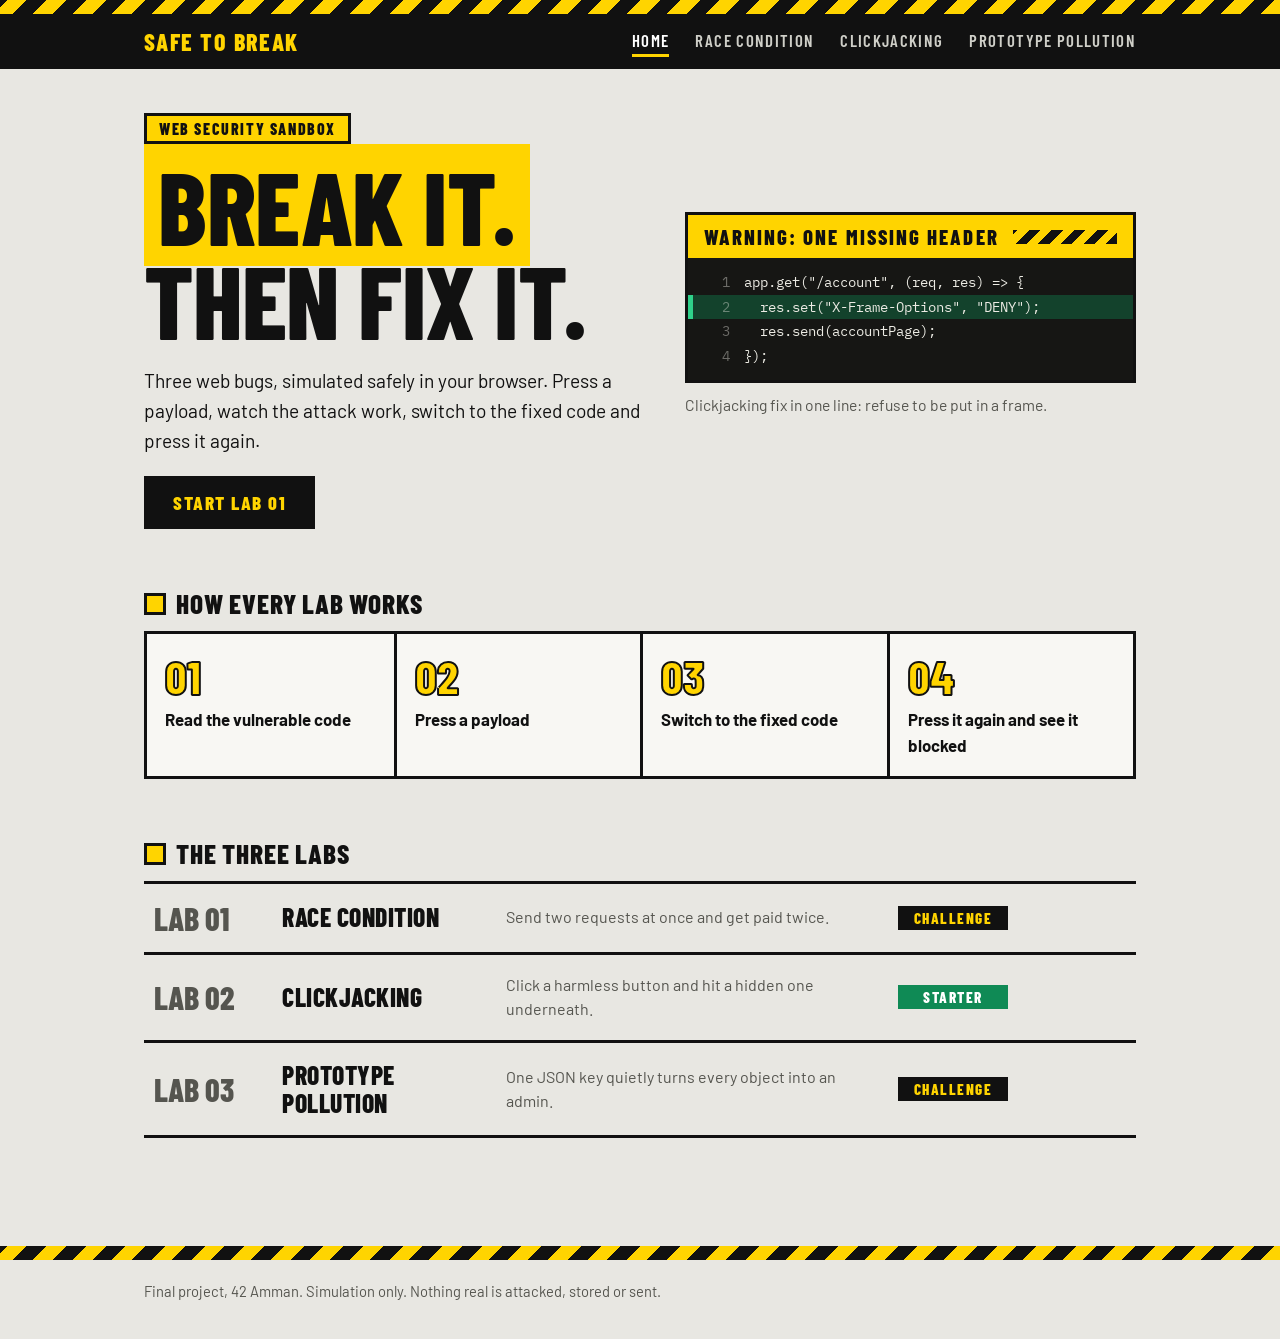
<file: index.html>
<!DOCTYPE html>
<html lang="en">
<head>
<meta charset="utf-8">
<meta name="viewport" content="width=device-width, initial-scale=1">
<title>Safe to break: web security labs</title>
<link rel="preconnect" href="https://fonts.googleapis.com">
<link href="https://fonts.googleapis.com/css2?family=Barlow:wght@400;600;700&family=Barlow+Condensed:wght@600;700;800&family=IBM+Plex+Mono:wght@400;600&display=swap" rel="stylesheet">
    <link rel="stylesheet" href="style.css">
    <script src="scripts.js" defer></script>
</head>
<body data-mode="vuln">
<div class="stripe"></div>
<header class="top"><div><a class="brand" href="homepage.html">Safe to break</a><a class="l" href="homepage.html" aria-current="page">Home</a><a class="l" href="race.html">Race condition</a><a class="l" href="click.html">Clickjacking</a><a class="l" href="proto.html">Prototype pollution</a></div></header>
<main class="page">
  <section class="hero">
    <div>
      <span class="plate">Web security sandbox</span>
      <h1><mark>Break it.</mark> Then fix it.</h1>
      <p class="lead">Three web bugs, simulated safely in your browser. Press a payload, watch the attack work, switch to the fixed code and press it again.</p>
      <a class="btn" href="race.html">Start Lab 01</a>
    </div>
    <div>
      <div class="code">
        <div class="banner warn">Warning: one missing header</div>
<pre><div data-n="1">app.get("/account", (req, res) => {</div><div class="add" data-n="2">  res.set("X-Frame-Options", "DENY");</div><div data-n="3">  res.send(accountPage);</div><div data-n="4">});</div></pre>
      </div>
      <p class="cap">Clickjacking fix in one line: refuse to be put in a frame.</p>
    </div>
  </section>

  <h2>How every lab works</h2>
  <ol class="steps">
    <li>Read the vulnerable code</li>
    <li>Press a payload</li>
    <li>Switch to the fixed code</li>
    <li>Press it again and see it blocked</li>
  </ol>

  <div class="prog"><h2>The three labs</h2><span class="meta" id="prog"></span></div>
  <div class="list">
    <a class="row" href="race.html" data-id="race"><span class="no">Lab 01</span><b>Race condition</b><span>Send two requests at once and get paid twice.</span><em class="lvl ch">Challenge</em></a>
    <a class="row" href="click.html" data-id="click"><span class="no">Lab 02</span><b>Clickjacking</b><span>Click a harmless button and hit a hidden one underneath.</span><em class="lvl">Starter</em></a>
    <a class="row" href="proto.html" data-id="proto"><span class="no">Lab 03</span><b>Prototype pollution</b><span>One JSON key quietly turns every object into an admin.</span><em class="lvl ch">Challenge</em></a>
  </div>
</main>
<div class="stripe"></div><p class="foot" style="margin-top:20px">Final project, 42 Amman. Simulation only. Nothing real is attacked, stored or sent.</p>
</body>
</html>
</file>
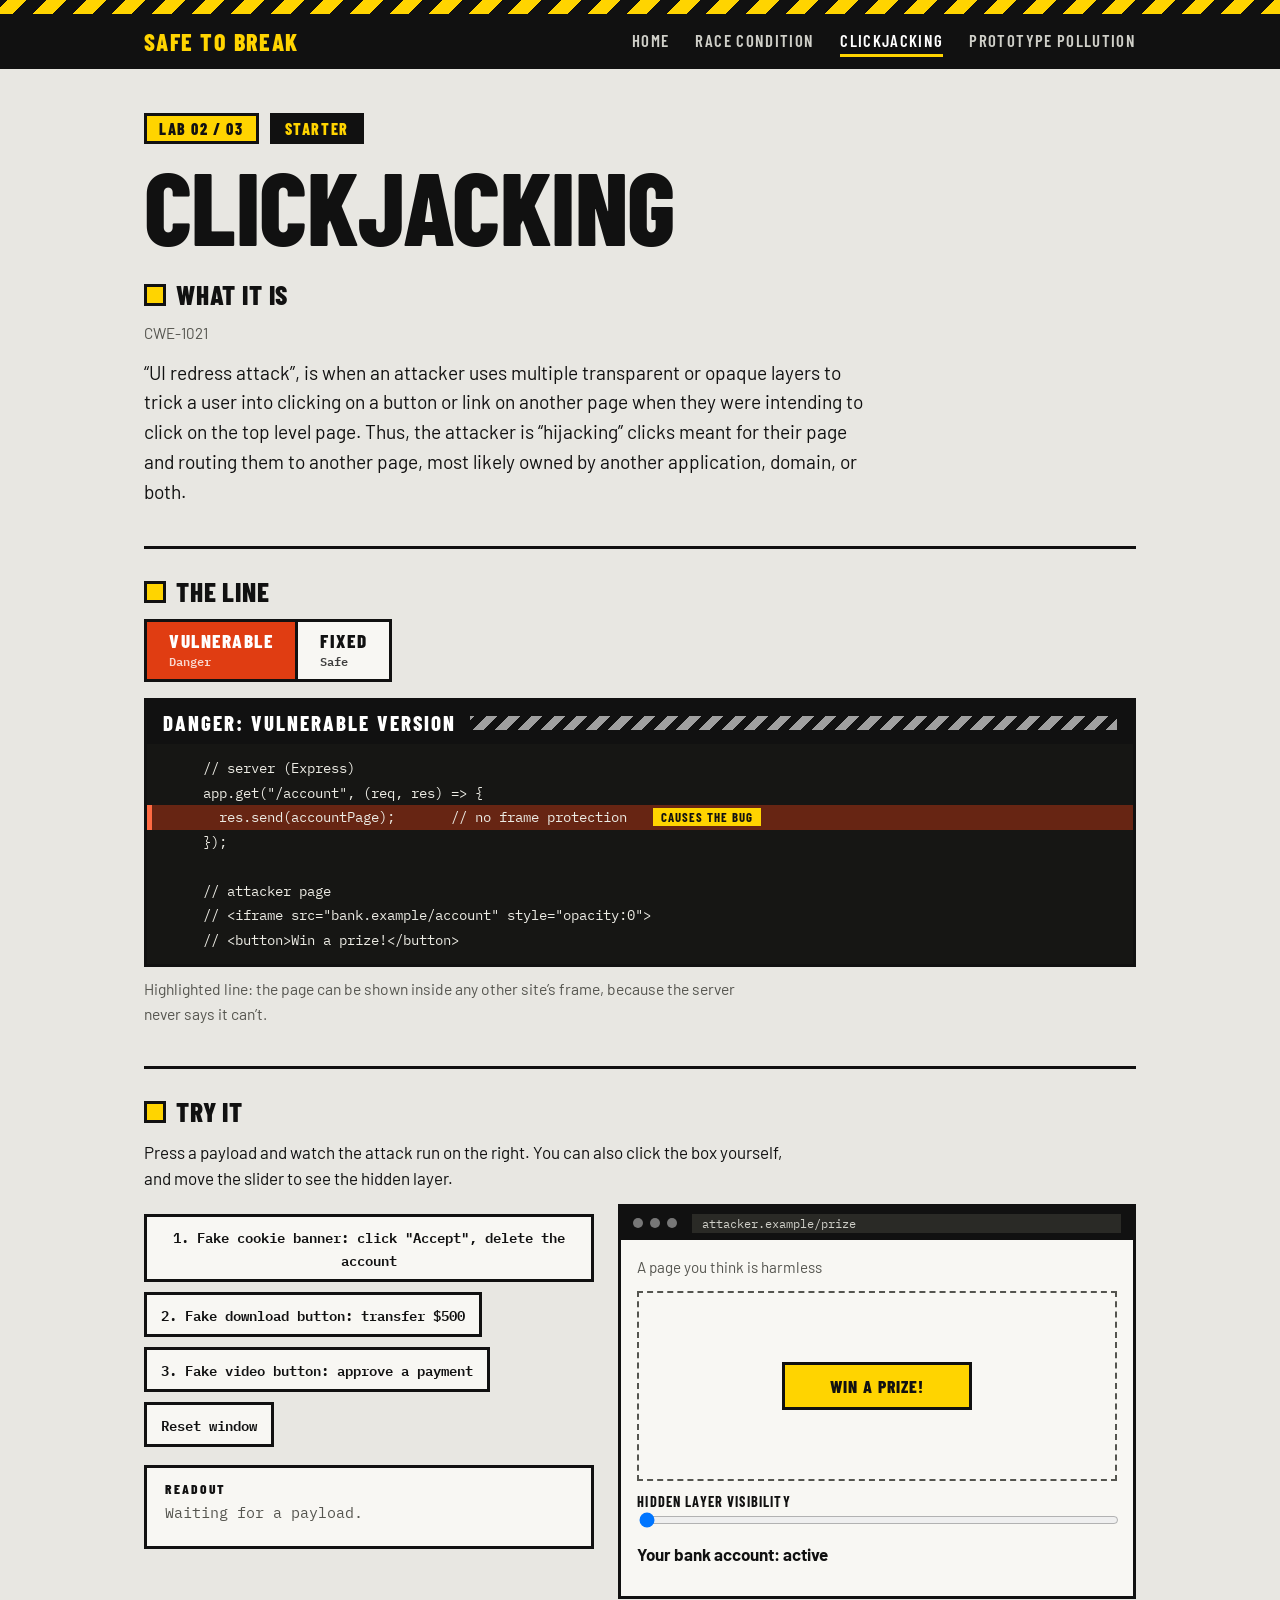
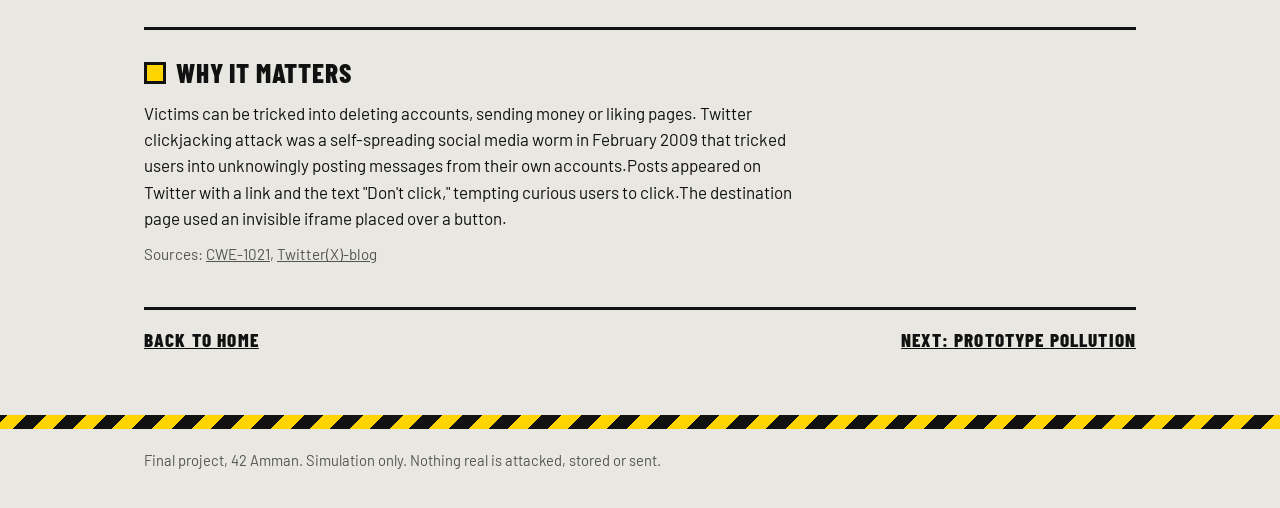
<file: click.html>
<!DOCTYPE html>
<html lang="en">
<head>
<meta charset="utf-8">
<meta name="viewport" content="width=device-width, initial-scale=1">
<title>Clickjacking lab | Safe to break</title>
<link rel="preconnect" href="https://fonts.googleapis.com">
<link href="https://fonts.googleapis.com/css2?family=Barlow:wght@400;600;700&family=Barlow+Condensed:wght@600;700;800&family=IBM+Plex+Mono:wght@400;600&display=swap" rel="stylesheet">
<link rel="stylesheet" href="style.css">
<script src="scripts.js" defer></script>
</head>
<body data-lab="click" data-mode="vuln">
<div class="stripe"></div>
<header class="top"><div>
  <a class="brand" href="index.html">Safe to break</a>
  <a class="l" href="index.html">Home</a>
  <a class="l" href="race.html">Race condition</a>
  <a class="l" href="click.html" aria-current="page">Clickjacking</a>
  <a class="l" href="proto.html">Prototype pollution</a>
</div></header>

<main class="page" id="lab">

  <!-- TITLE -->
  <div class="labhead">
    <span class="plate">Lab 02 / 03</span>
    <span class="plate dark">Starter</span>
    <h1>Clickjacking</h1>
  </div>

  <!-- 1. WHAT IT IS -->
  <section class="block first">
    <h2>What it is</h2>
    <p class="meta"><a link= "https://cwe.mitre.org/data/definitions/1021.html">CWE-1021</a> </p>
    <p class="lead"> “UI redress attack”, is when an attacker uses multiple transparent or opaque layers to trick a user into clicking on a button or link on another page when they were intending to click on the top level page. Thus, the attacker is “hijacking” clicks meant for their page and routing them to another page, most likely owned by another application, domain, or both.</p>
  </section>

  <!-- 2. THE LINE: switch + the two versions of the code -->
  <section class="block">
    <h2>The line</h2>

    <div class="seg">
      <button class="v" id="btn-vuln" aria-pressed="true">Vulnerable<small>Danger</small></button>
      <button class="f" id="btn-fixed" aria-pressed="false">Fixed<small>Safe</small></button>
    </div>

    <div class="code">
      <div class="banner" id="banner">Danger: vulnerable version</div>

      <!-- VULNERABLE CODE -->
      <pre id="code-vuln">
        <div>// server (Express)</div>
        <div>app.get("/account", (req, res) =&gt; {</div>
        <div class="hl">  res.send(accountPage);       // no frame protection <i>causes the bug</i></div>
        <div>});</div>
        <div>&nbsp;</div>
        <div>// attacker page</div>
        <div>// &lt;iframe src="bank.example/account" style="opacity:0"&gt;</div>
        <div>// &lt;button&gt;Win a prize!&lt;/button&gt;</div>
      </pre>

      <!-- FIXED CODE (hidden until the visitor presses "Fixed") -->
      <pre id="code-fixed" hidden>
        <div>// server (Express)</div>
        <div>app.get("/account", (req, res) =&gt; {</div>
        <div class="hl">  res.set("X-Frame-Options", "DENY");   // refuse frames <i>the fix</i></div>
        <div>  res.send(accountPage);</div>
        <div>});</div>
        <div>&nbsp;</div>
        <div>// attacker page</div>
        <div>// &lt;iframe src="bank.example/account" style="opacity:0"&gt;</div>
        <div>// &lt;button&gt;Win a prize!&lt;/button&gt;</div>
      </pre>
    </div>

    <p class="cap" id="why-vuln">Highlighted line: the page can be shown inside any other site’s frame, because the server never says it can’t.</p>
    <p class="cap" id="why-fixed" hidden>Highlighted line: this header tells the browser never to show the page in a frame. This demo simulates the browser’s reaction, because GitHub Pages cannot send real headers.</p>
  </section>

  <!-- 3. TRY IT: payload buttons + readout (left) and the attacker's website window (right) -->
  <section class="block">
    <h2>Try it</h2>
    <p id="hint">Press a payload and watch the attack run on the right. You can also click the box yourself, and move the slider to see the hidden layer.</p>

    <div class="try">

      <div>
        <div class="btns">
          <button id="p-cookie">1. Fake cookie banner: click "Accept", delete the account</button>
          <button id="p-download">2. Fake download button: transfer $500</button>
          <button id="p-video">3. Fake video button: approve a payment</button>
          <button id="reset">Reset window</button>
        </div>
        <div class="out" id="out">Waiting for a payload.</div>
      </div>

      <!-- the attacker's website, shown as a small browser window -->
      <div class="win">
        <div class="tb"><i></i><i></i><i></i><span>attacker.example/prize</span></div>
        <div class="body">
          <p class="meta">A page you think is harmless</p>

          <!-- the stage: three layers stacked on top of each other -->
          <div class="stage" id="stage">
            <!-- the fake mouse cursor that "clicks" for the victim -->
            <div class="cursor" id="cursor"></div>
            <!-- bottom layer: what you SEE -->
            <div class="layer">
              <button class="wbtn" id="prize">Win a prize!</button>
            </div>
            <!-- top layer, vulnerable version: the real bank page, invisible, on top of the prize button -->
            <div class="layer over" id="over-vuln">
              <span class="cap2">bank.example/account (hidden frame)</span>
              <button class="wbtn danger" id="delete">Delete my account</button>
            </div>
            <!-- top layer, fixed version: the browser refuses to show the bank page -->
            <div class="layer over" id="over-fixed" hidden>
              <span class="cap2 mid">bank.example refused to connect<br>X-Frame-Options: DENY</span>
            </div>
          </div>

          <label class="rng">Hidden layer visibility
            <input type="range" id="slider" min="0" max="100" value="0">
          </label>
          <p class="state" id="state">Your bank account: active</p>
        </div>
      </div>

    </div>
  </section>

  <!-- 4. WHY IT MATTERS -->
  <section class="block">
    <h2>Why it matters</h2>
    <p>Victims can be tricked into deleting accounts, sending money or liking pages.  Twitter clickjacking attack was a self-spreading social media worm in February 2009 that tricked users into unknowingly posting messages from their own accounts.Posts appeared on Twitter with a link and the text "Don't click," tempting curious users to click.The destination page used an invisible iframe placed over a button.</p>
    <p class="meta">Sources: <a href="https://cwe.mitre.org/data/definitions/1021.html">CWE-1021</a>, <a href= "https://blog.x.com/en/company/clickjacking-blocked">Twitter(X)-blog</a></p>
  </section>

  <div class="pager">
    <a href="index.html">Back to home</a>
    <a href="proto.html">Next: Prototype pollution</a>
  </div>

</main>

<div class="stripe"></div>
<p class="foot" style="margin-top:20px">Final project, 42 Amman. Simulation only. Nothing real is attacked, stored or sent.</p>

</body>
</html>
</file>
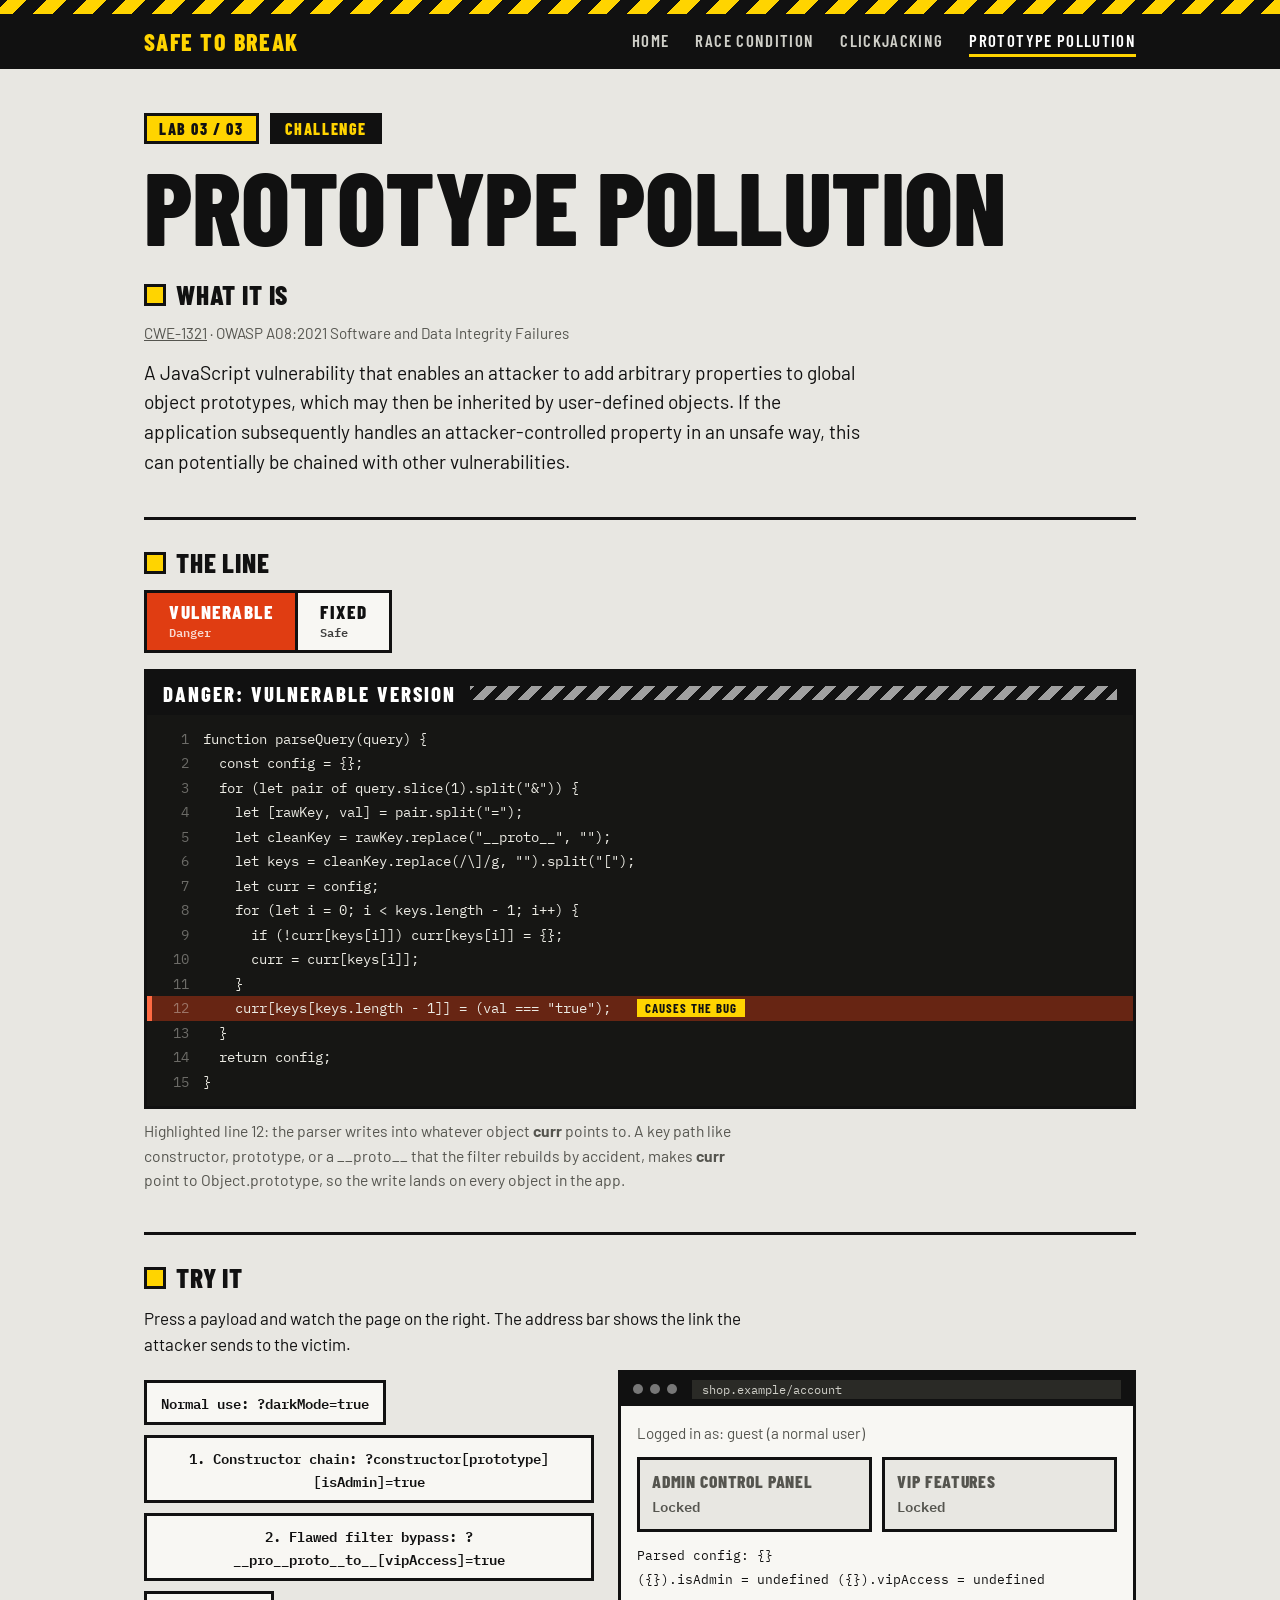
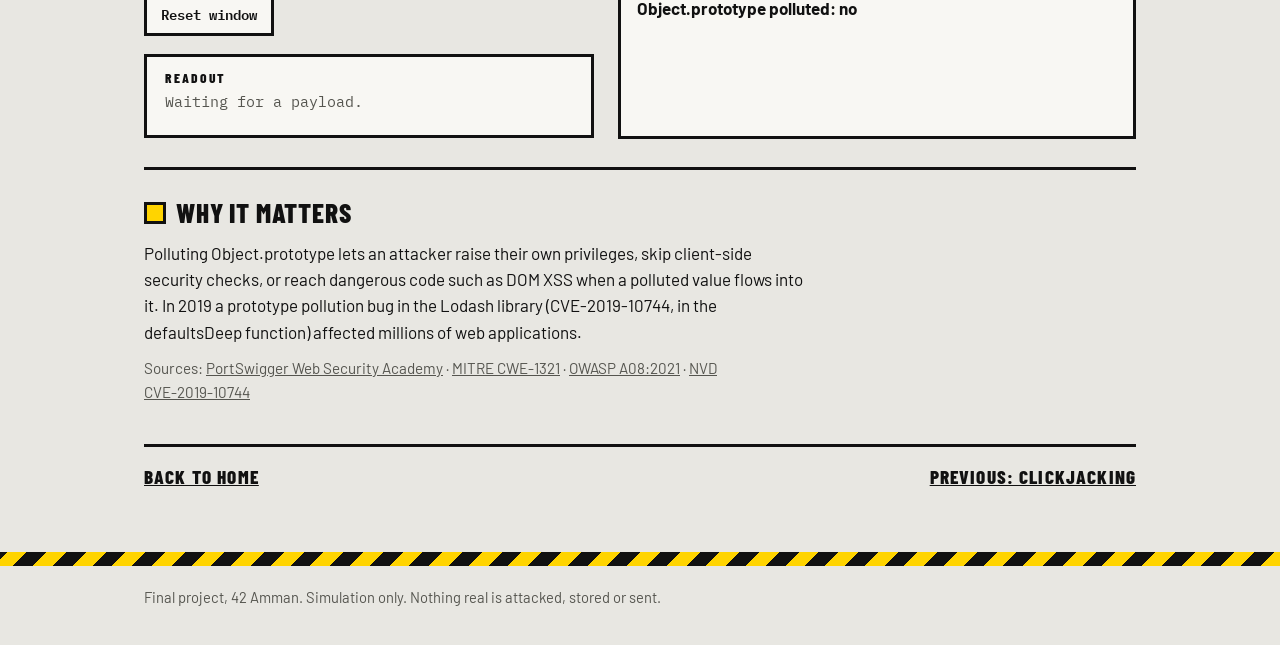
<file: proto.html>
<!DOCTYPE html>
<html lang="en">
<head>
<meta charset="utf-8">
<meta name="viewport" content="width=device-width, initial-scale=1">
<title>Prototype pollution lab | Safe to break</title>
<link rel="preconnect" href="https://fonts.googleapis.com">
<link href="https://fonts.googleapis.com/css2?family=Barlow:wght@400;600;700&family=Barlow+Condensed:wght@600;700;800&family=IBM+Plex+Mono:wght@400;600&display=swap" rel="stylesheet">
<link rel="stylesheet" href="style.css">
<script src="scripts.js" defer></script>
</head>
<body data-lab="proto" data-mode="vuln">
<div class="stripe"></div>
<header class="top"><div>
  <a class="brand" href="index.html">Safe to break</a>
  <a class="l" href="index.html">Home</a>
  <a class="l" href="race.html">Race condition</a>
  <a class="l" href="click.html">Clickjacking</a>
  <a class="l" href="proto.html" aria-current="page">Prototype pollution</a>
</div></header>

<main class="page" id="lab">

  <!-- TITLE -->
  <div class="labhead">
    <span class="plate">Lab 03 / 03</span>
    <span class="plate dark">Challenge</span>
    <h1>Prototype pollution</h1>
  </div>

  <!-- 1. WHAT IT IS -->
  <section class="block first">
    <h2>What it is</h2>
    <p class="meta"><a href="https://cwe.mitre.org/data/definitions/1321.html">CWE-1321</a> · OWASP A08:2021 Software and Data Integrity Failures</p>
    <p class="lead">A JavaScript vulnerability that enables an attacker to add arbitrary properties to global object prototypes, which may then be inherited by user-defined objects. If the application subsequently handles an attacker-controlled property in an unsafe way, this can potentially be chained with other vulnerabilities. </p>
  </section>

  <!-- 2. THE LINE: switch + the two versions of the code -->
  <section class="block">
    <h2>The line</h2>

    <div class="seg">
      <button class="v" id="btn-vuln" aria-pressed="true">Vulnerable<small>Danger</small></button>
      <button class="f" id="btn-fixed" aria-pressed="false">Fixed<small>Safe</small></button>
    </div>

    <div class="code">
      <div class="banner" id="banner">Danger: vulnerable version</div>

      <!-- VULNERABLE CODE -->
      <pre id="code-vuln">
        <div data-n="1">function parseQuery(query) {</div>
        <div data-n="2">  const config = {};</div>
        <div data-n="3">  for (let pair of query.slice(1).split("&amp;")) {</div>
        <div data-n="4">    let [rawKey, val] = pair.split("=");</div>
        <div data-n="5">    let cleanKey = rawKey.replace("__proto__", "");</div>
        <div data-n="6">    let keys = cleanKey.replace(/\]/g, "").split("[");</div>
        <div data-n="7">    let curr = config;</div>
        <div data-n="8">    for (let i = 0; i &lt; keys.length - 1; i++) {</div>
        <div data-n="9">      if (!curr[keys[i]]) curr[keys[i]] = {};</div>
        <div data-n="10">      curr = curr[keys[i]];</div>
        <div data-n="11">    }</div>
        <div class="hl" data-n="12">    curr[keys[keys.length - 1]] = (val === "true"); <i>causes the bug</i></div>
        <div data-n="13">  }</div>
        <div data-n="14">  return config;</div>
        <div data-n="15">}</div>
      </pre>

      <!-- FIXED CODE (hidden until the visitor presses "Fixed") -->
      <pre id="code-fixed" hidden>
        <div data-n="1">function parseQuerySafe(query) {</div>
        <div data-n="2">  const config = Object.create(null);</div>
        <div data-n="3">  const blocked = ["__proto__", "constructor", "prototype"];</div>
        <div data-n="4">  for (let pair of query.slice(1).split("&amp;")) {</div>
        <div data-n="5">    let [rawKey, val] = pair.split("=");</div>
        <div data-n="6">    let keys = rawKey.replace(/\]/g, "").split("[");</div>
        <div class="hl" data-n="7">    if (keys.some(k =&gt; blocked.includes(k))) continue; <i>the fix</i></div>
        <div data-n="8">    let curr = config;</div>
        <div data-n="9">    for (let i = 0; i &lt; keys.length - 1; i++) {</div>
        <div data-n="10">      if (!curr[keys[i]]) curr[keys[i]] = Object.create(null);</div>
        <div data-n="11">      curr = curr[keys[i]];</div>
        <div data-n="12">    }</div>
        <div data-n="13">    curr[keys[keys.length - 1]] = (val === "true");</div>
        <div data-n="14">  }</div>
        <div data-n="15">  return config;</div>
        <div data-n="16">}</div>
      </pre>
    </div>

    <p class="cap" id="why-vuln">Highlighted line 12: the parser writes into whatever object <b>curr</b> points to. A key path like constructor, prototype, or a __proto__ that the filter rebuilds by accident, makes <b>curr</b> point to Object.prototype, so the write lands on every object in the app.</p>
    <p class="cap" id="why-fixed" hidden>Highlighted line 7: any key named __proto__, constructor or prototype is skipped before anything is written. Object.create(null) also makes objects that have no prototype chain to pollute.</p>
  </section>

  <!-- 3. TRY IT: payload buttons + readout (left) and the victim's page window (right) -->
  <section class="block">
    <h2>Try it</h2>
    <p id="hint">Press a payload and watch the page on the right. The address bar shows the link the attacker sends to the victim.</p>

    <div class="try">

      <div>
        <div class="btns">
          <button id="p-normal">Normal use: ?darkMode=true</button>
          <button id="p-constructor">1. Constructor chain: ?constructor[prototype][isAdmin]=true</button>
          <button id="p-bypass">2. Flawed filter bypass: ?__pro__proto__to__[vipAccess]=true</button>
          <button id="reset">Reset window</button>
        </div>
        <div class="out" id="out">Waiting for a payload.</div>
      </div>

      <!-- the victim's website, shown as a small browser window -->
      <div class="win">
        <div class="tb"><i></i><i></i><i></i><span id="urlbar">shop.example/account</span></div>
        <div class="body">
          <p class="meta" id="who">Logged in as: guest (a normal user)</p>

          <div class="panels">
            <div class="panel" id="admin">
              <b>Admin control panel</b>
              <span id="admin-state">Locked</span>
            </div>
            <div class="panel" id="vip">
              <b>VIP features</b>
              <span id="vip-state">Locked</span>
            </div>
          </div>

          <p class="mono" id="cfg">Parsed config: {}</p>
          <p class="mono" id="chk">({}).isAdmin = undefined   ({}).vipAccess = undefined</p>
          <p class="state" id="state">Object.prototype polluted: no</p>
        </div>
      </div>

    </div>
  </section>

  <!-- 4. WHY IT MATTERS -->
  <section class="block">
    <h2>Why it matters</h2>
    <p>Polluting Object.prototype lets an attacker raise their own privileges, skip client-side security checks, or reach dangerous code such as DOM XSS when a polluted value flows into it. In 2019 a prototype pollution bug in the Lodash library (CVE-2019-10744, in the defaultsDeep function) affected millions of web applications.</p>
    <p class="meta">Sources:
      <a href="https://portswigger.net/web-security/prototype-pollution/client-side">PortSwigger Web Security Academy</a> ·
      <a href="https://cwe.mitre.org/data/definitions/1321.html">MITRE CWE-1321</a> ·
      <a href="https://owasp.org/Top10/A08_2021-Software_and_Data_Integrity_Failures/">OWASP A08:2021</a> ·
      <a href="https://nvd.nist.gov/vuln/detail/CVE-2019-10744">NVD CVE-2019-10744</a>
    </p>
  </section>

  <div class="pager">
    <a href="index.html">Back to home</a>
    <a href="click.html">Previous: Clickjacking</a>
  </div>

</main>

<div class="stripe"></div>
<p class="foot" style="margin-top:20px">Final project, 42 Amman. Simulation only. Nothing real is attacked, stored or sent.</p>

</body>
</html>
</file>
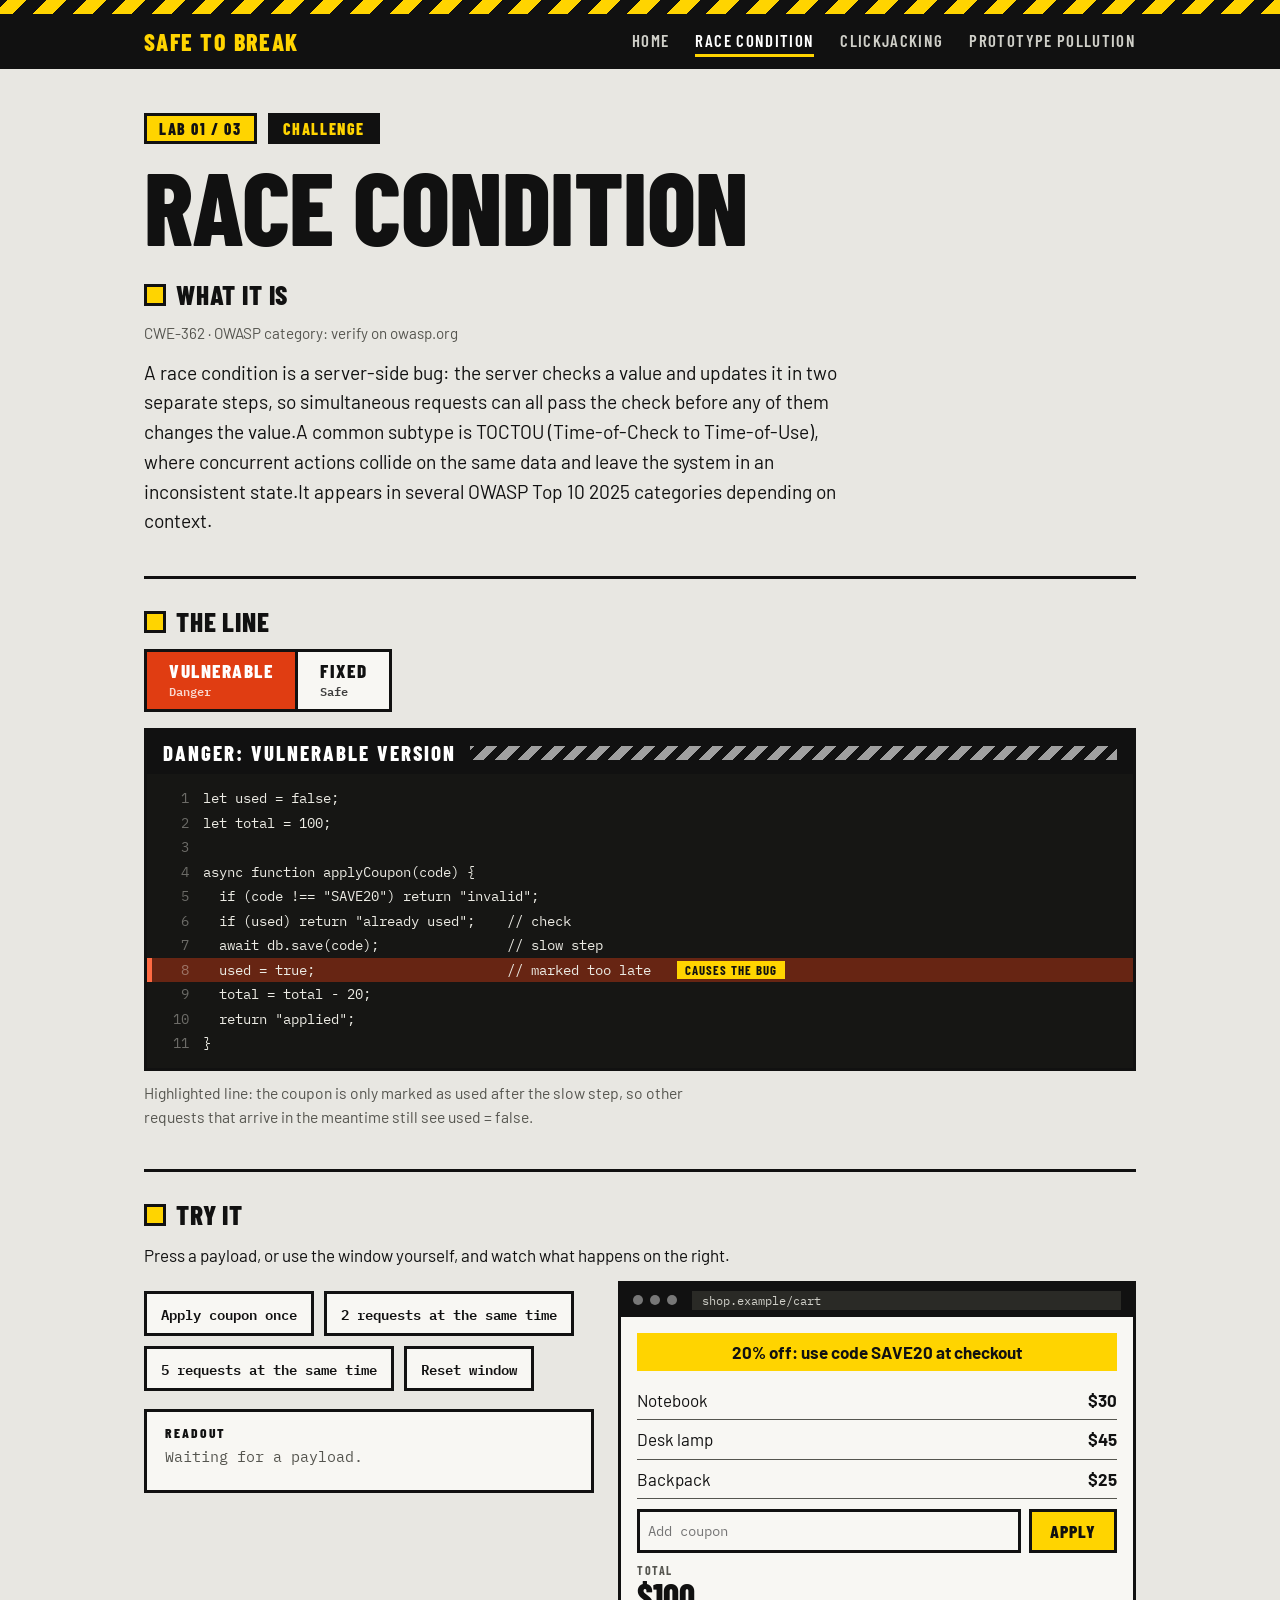
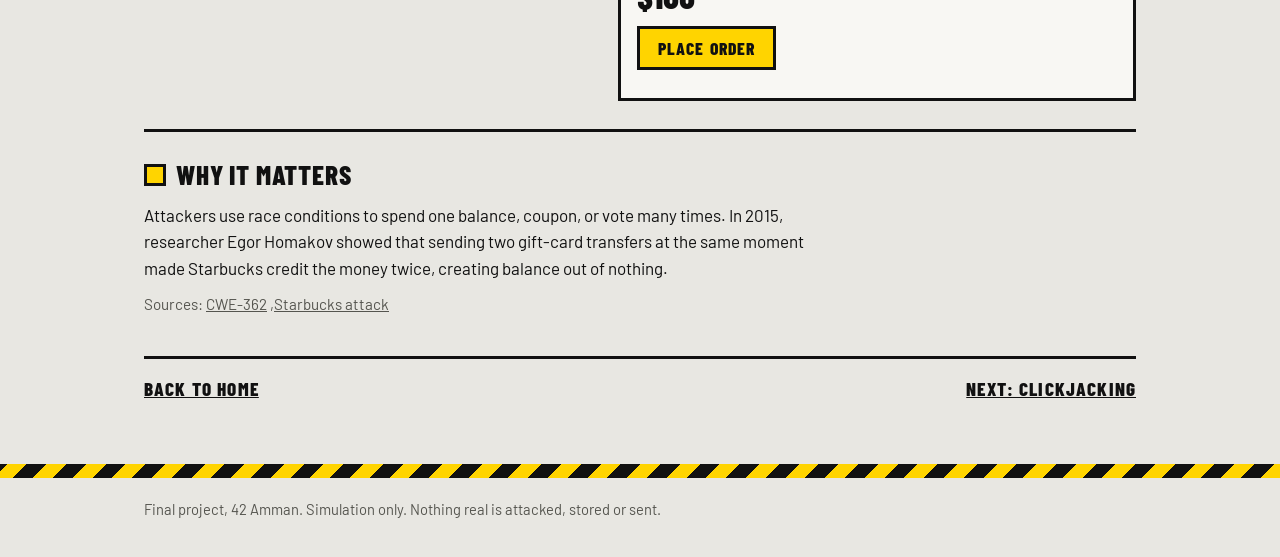
<file: race.html>
<!DOCTYPE html>
<html lang="en">
<head>
<meta charset="utf-8">
<meta name="viewport" content="width=device-width, initial-scale=1">
<title>Race condition lab | Safe to break</title>
<link rel="preconnect" href="https://fonts.googleapis.com">
<link href="https://fonts.googleapis.com/css2?family=Barlow:wght@400;600;700&family=Barlow+Condensed:wght@600;700;800&family=IBM+Plex+Mono:wght@400;600&display=swap" rel="stylesheet">
<link rel="stylesheet" href="style.css">
<script src="scripts.js" defer></script>
</head>
<body data-lab="race" data-mode="vuln">
<div class="stripe"></div>
<header class="top"><div>
  <a class="brand" href="index.html">Safe to break</a>
  <a class="l" href="index.html">Home</a>
  <a class="l" href="race.html" aria-current="page">Race condition</a>
  <a class="l" href="click.html">Clickjacking</a>
  <a class="l" href="proto.html">Prototype pollution</a>
</div></header>

<main class="page" id="lab">

  <!-- TITLE -->
  <div class="labhead">
    <span class="plate">Lab 01 / 03</span>
    <span class="plate dark">Challenge</span>
    <h1>Race condition</h1>
  </div>

  <!-- WHAT IT IS -->
  <section class="block first">
    <h2>What it is</h2>
    <p class="meta">CWE-362 · OWASP category: verify on owasp.org</p>
    <p class="lead">A race condition is a server-side bug: the server checks a value and updates it in two separate steps, so simultaneous requests can all pass the check before any of them changes the value.A common subtype is TOCTOU (Time-of-Check to Time-of-Use), where concurrent actions collide on the same data and leave the system in an inconsistent state.It appears in several OWASP Top 10 2025 categories depending on context.</p>
  </section>

  <!-- THE LINE: switch + the two versions of the code -->
  <section class="block">
    <h2>The line</h2>

    <div class="seg">
      <button class="v" id="btn-vuln" aria-pressed="true">Vulnerable<small>Danger</small></button>
      <button class="f" id="btn-fixed" aria-pressed="false">Fixed<small>Safe</small></button>
    </div>

    <div class="code">
      <div class="banner" id="banner">Danger: vulnerable version</div>

      <!-- VULNERABLE CODE  -->
      <pre id="code-vuln">
        <div data-n="1">let used = false;</div>
        <div data-n="2">let total = 100;</div>
        <div data-n="3">&nbsp;</div>
        <div data-n="4">async function applyCoupon(code) {</div>
        <div data-n="5">  if (code !== "SAVE20") return "invalid";</div>
        <div data-n="6">  if (used) return "already used";    // check</div>
        <div data-n="7">  await db.save(code);                // slow step</div>
        <div class="hl" data-n="8">  used = true;                        // marked too late <i>causes the bug</i></div>
        <div data-n="9">  total = total - 20;</div>
        <div data-n="10">  return "applied";</div>
        <div data-n="11">}</div>
      </pre>

      <!-- FIXED CODE (hidden until the visitor presses "Fixed") -->
      <pre id="code-fixed" hidden>
        <div data-n="1">let used = false;</div>
        <div data-n="2">let total = 100;</div>
        <div data-n="3">const lock = new Mutex();</div>
        <div data-n="4">&nbsp;</div>
        <div data-n="5">async function applyCoupon(code) {</div>
        <div class="hl" data-n="6">  return lock.run(async () =&gt; {       // one request at a time <i>the fix</i></div>
        <div data-n="7">    if (code !== "SAVE20") return "invalid";</div>
        <div data-n="8">    if (used) return "already used";</div>
        <div data-n="9">    used = true;                      // mark it first</div>
        <div data-n="10">    await db.save(code);</div>
        <div data-n="11">    total = total - 20;</div>
        <div data-n="12">    return "applied";</div>
        <div data-n="13">  });</div>
        <div data-n="14">}</div>
      </pre>
    </div>

    <p class="cap" id="why-vuln">Highlighted line: the coupon is only marked as used after the slow step, so other requests that arrive in the meantime still see used = false.</p>
    <p class="cap" id="why-fixed" hidden>Highlighted line: the lock makes the check and the update one step. The second request waits, then sees that the coupon is already used.</p>
  </section>

  <!--  TRY IT -->
  <section class="block">
    <h2>Try it</h2>
    <p id="hint">Press a payload, or use the window yourself, and watch what happens on the right.</p>

    <div class="try">

      <div>
        <div class="btns">
          <button data-count="1">Apply coupon once</button>
          <button data-count="2">2 requests at the same time</button>
          <button data-count="5">5 requests at the same time</button>
          <button id="reset">Reset window</button>
        </div>
        <div class="out" id="out">Waiting for a payload.</div>
      </div>

      <!-- the fake shop -->
      <div class="win">
        <div class="tb"><i></i><i></i><i></i><span>shop.example/cart</span></div>
        <div class="body">
          <div class="promo">20% off: use code SAVE20 at checkout</div>
          <ul class="cart">
            <li><span>Notebook</span><b>$30</b></li>
            <li><span>Desk lamp</span><b>$45</b></li>
            <li><span>Backpack</span><b>$25</b></li>
          </ul>
          <div class="coup">
            <input type="text" id="coupon" placeholder="Add coupon" aria-label="Coupon code" spellcheck="false">
            <button class="wbtn" id="apply">Apply</button>
          </div>
          <div class="disc" id="discounts"></div>
          <div class="stats">
            <div class="stat tot" id="total-box"><small>Total</small><b id="total">$100</b></div>
          </div>
          <button class="wbtn order" id="order">Place order</button>
          <ul class="log" id="log"></ul>
        </div>
      </div>

    </div>
  </section>

  <!--  WHY IT MATTERS -->
  <section class="block">
    <h2>Why it matters</h2>
    <p>Attackers use race conditions to spend one balance, coupon, or vote many times. In 2015, researcher Egor Homakov showed that sending two gift-card transfers at the same moment made Starbucks credit the money twice, creating balance out of nothing.</p>
    <p class="meta">Sources: <a href="https://community.owasp.org/pages/vulnerabilities/race_conditions">CWE-362</a> ,<a href="https://www.bbc.com/news/technology-32844123">Starbucks attack</a></p>
  </section>

  <div class="pager">
    <a href="index.html">Back to home</a>
    <a href="click.html">Next: Clickjacking</a>
  </div>

</main>

<div class="stripe"></div>
<p class="foot" style="margin-top:20px">Final project, 42 Amman. Simulation only. Nothing real is attacked, stored or sent.</p>

</body>
</html>
</file>
<file: style.css>
:root{
    --bg:#e8e7e2;
    --paper:#f8f7f3;
    --ink:#111;
    --mute:#55554f;
    --yel:#ffd400;
    --bad:#e03d12;
    --good:#0f8a55;
    --accent:var(--ink);
    --cond:"Barlow Condensed","Arial Narrow",sans-serif;
    --mono:"IBM Plex Mono",ui-monospace,Consolas,monospace
}

*{
    box-sizing:border-box
}
body{
    margin:0;
    background:var(--bg);
    color:var(--ink);
    font:17px/1.55 Barlow,system-ui,sans-serif
}

a{
    color:inherit
}
/*------------------------------NAVIGATION BAR------------------------------*/
/*STRIPES IN THE TOP OF THE PAGES */
.stripe{
    height:14px;
    background:repeating-linear-gradient(-45deg,var(--yel) 0 14px,#111 14px 28px)
}

/*NAVIGATION BAR CONTAINER*/
.top{
    background:#111;
    color:#fff
}

/*STYLE FOR DIV*/
.top div{
    max-width:1040px;
    margin:auto;
    padding:12px 24px;display:flex;
    gap:26px;
    align-items:center;
    flex-wrap:wrap
}

/*LOGO STYLE*/
.brand{
    font:800 1.5rem var(--cond);
    text-transform:uppercase;
    letter-spacing:.06em;
     color:var(--yel);
    text-decoration:none;
    margin-right:auto
}

/*STYLE FOR A*/
.top a.l{
    font:600 1.05rem var(--cond);
    text-transform:uppercase;
    letter-spacing:.08em;
    text-decoration:none;/*to remove the blue and underline for lins */
    color:#cfcfc8;
    padding:4px 0;
    border-bottom:3px solid transparent
}

/*HIGHLIGHT AND YELLOW LINE UNDER NAVIGATION BAR*/
.top a.l:hover,.top a.l[aria-current=page]{
    color:#fff;
    border-color:var(--yel)
}
/*------------------------------NAVIGATION BAR------------------------------*/

.page{
    max-width:1040px;
    margin:auto;
    padding:44px 24px 64px
}

/*------------------------------HEADER------------------------------*/
h1{
    font:800 clamp(3rem,9vw,6.4rem)/.92 var(--cond);
    text-transform:uppercase;
    letter-spacing:-.005em;
    margin:0 0 20px
}

/**/
mark{
    background:var(--yel);
    color:#111;
    padding:0 .14em;
    -webkit-box-decoration-break:clone;
    box-decoration-break:clone
}

h2{
    font:800 1.7rem/1.1 var(--cond);
    text-transform:uppercase;
    letter-spacing:.03em;
    margin:0 0 12px;display:flex;
    align-items:center;gap:10px
}

h2::before{
    content:"";
    width:16px;
    height:16px;
    background:var(--yel);
    border:3px solid #111;
    flex:none
}

p{
    margin:0 0 12px;
    max-width:66ch
}

/**/
.lead{
    font-size:1.2rem
}

.meta{
    color:var(--mute);
    font-size:.95rem
}

.plate{
    display:inline-block;
    background:var(--yel);
    border:3px solid #111;
    font:800 1rem var(--cond);
    text-transform:uppercase;
    letter-spacing:.1em;
    padding:3px 12px;
    margin:0 8px 14px 0
}

.plate.dark{
    background:#111;
    color:var(--yel)
}

.hero{
    display:grid;
    grid-template-columns:1.1fr 1fr;
    gap:44px;align-items:center;
    margin-bottom:60px
}

.btn{
    display:inline-block;
    background:#111;
    color:var(--yel);
    text-decoration:none;
    font:800 1.2rem var(--cond);
    text-transform:uppercase;
    letter-spacing:.08em;
    padding:12px 26px;
    border:3px solid #111;
    margin-top:8px
}

.btn:hover{
    background:var(--yel);
    color:#111
}
/*------------------------------HEADER------------------------------*/

.code{
    background:#161614;
    color:#ecebe4;
    border:3px solid #111
}

.banner{
    display:flex;
    align-items:center;
    gap:14px;padding:9px 16px;
    background:var(--accent);
    color:#fff;font:800 1.3rem var(--cond);
    text-transform:uppercase;
    letter-spacing:.1em
}

.banner::after{
    content:"";
    flex:1;
    height:14px;
    background:repeating-linear-gradient(-45deg,rgba(255,255,255,.6) 0 8px,transparent 8px 16px)
}

.banner.warn{
    background:var(--yel);
    color:#111
}

.banner.warn::after{
    background:repeating-linear-gradient(-45deg,#111 0 8px,transparent 8px 16px)
}

pre{
    margin:0;
    padding:12px 0;
    overflow-x:auto;
    font:14px/1.75 var(--mono)
}

pre div{
    padding:0 16px 0 0;
    white-space:pre
}

pre div::before{
    content:attr(data-n);
    display:inline-block;
    width:3em;text-align:right;
    margin-right:14px;
    opacity:.4
}

pre div.hl{
    background:rgba(224,61,18,.4);
    box-shadow:inset 5px 0 0 #ff6a42
}

body[data-mode=fixed] pre div.hl{
    background:rgba(15,138,85,.42);
    box-shadow:inset 5px 0 0 #2fd18a
}

pre div.add{
    background:rgba(15,138,85,.38);
    box-shadow:inset 5px 0 0 #2fd18a
}

pre div.del{
    background:rgba(224,61,18,.4);
    box-shadow:inset 5px 0 0 #ff6a42;
    text-decoration:line-through;
    text-decoration-color:rgba(255,255,255,.4)
}

pre div.hl i{
    font:700 .8rem var(--cond);
    text-transform:uppercase;
    letter-spacing:.08em;
    font-style:normal;
    margin-left:18px;
    padding:1px 8px;
    background:var(--yel);
    color:#111
}

.cap{
    color:var(--mute);
    margin-top:10px;
    font-size:.98rem
}

.steps{
    display:grid;
    grid-template-columns:repeat(4,1fr);
    gap:0;border:3px solid #111;
    background:var(--paper);
    margin:0 0 60px;padding:0;
    list-style:none;
    counter-reset:s
}

.steps li{
    padding:18px;
    border-left:3px solid #111;
    counter-increment:s;
    font-weight:700;
    font-size:1.05rem
}

.steps li:first-child{
    border-left:0
}

.steps li::before{
    content:"0" counter(s);
    display:block;
    font:800 3rem/1 var(--cond);
    color:var(--yel);
    -webkit-text-stroke:2px #111;
    margin-bottom:6px
}

.list{
    border-top:3px solid #111;
    margin-bottom:44px
}

.row{display:grid;
    grid-template-columns:110px 1.1fr 2fr 110px 100px;
    gap:18px;
    align-items:center;
    padding:18px 10px;
    border-bottom:3px solid #111;
    text-decoration:none
}

.row:hover{
    background:var(--yel)
}

.row .no{
    font:800 2rem/1 var(--cond);
    text-transform:uppercase
}

.row b{
    font:800 1.6rem/1.1 var(--cond);
    text-transform:uppercase;
    letter-spacing:.02em
}

.row span{
    color:var(--mute);
    font-size:1rem
}

.row:hover span{
    color:#111
}

.row em{
    font:800 .95rem var(--cond);
    font-style:normal;
    text-transform:uppercase;
    letter-spacing:.1em;
    text-align:center;
    padding:3px 8px;
    background:var(--good);
    color:#fff
}

.row em.ch{
    background:#111;
    color:var(--yel)
}
.row .st{
    font:800 1rem var(--cond);
    font-style:normal;
    text-transform:uppercase;
    letter-spacing:.08em;
    text-align:right;
    color:var(--mute)
}

.row .st.done{
    color:var(--good)
}

.row .st.half{
    color:var(--bad)
}

.row:hover .st{
    color:#111
}

.prog{
    display:flex;
    justify-content:space-between;
    align-items:baseline;
    gap:12px
}

.labhead{
    margin-bottom:10px
}

.block{
    padding:28px 0;
    border-top:3px solid #111
}

.block.first{
    border-top:0;
    padding-top:8px
}

.seg{
    display:inline-flex;
    border:3px solid #111;
    margin-bottom:16px;
    background:var(--paper)
}

.seg button{
    border:0;
    background:transparent;
    color:#111;
    padding:8px 22px;
    font:800 1.2rem var(--cond);
    text-transform:uppercase;
    letter-spacing:.08em;
    cursor:pointer;
    text-align:left;
    line-height:1.1
}

.seg button small{
    display:block;
    font:600 .75rem var(--mono);
    letter-spacing:0;
    text-transform:none;
    opacity:.8
}

.seg button+button{
    border-left:3px solid #111
}

.seg button[aria-pressed=true].v{
    background:var(--bad);
    color:#fff
}

.seg button[aria-pressed=true].f{
    background:var(--good);
    color:#fff
}

.btns{
    display:flex;
    gap:10px;
    flex-wrap:wrap;
    margin:10px 0 18px
}

.btns button{
    border:3px solid #111;
    background:var(--paper);
    color:#111;
    padding:8px 14px;
    font:600 13.5px var(--mono);
    cursor:pointer
}

.btns button:hover{
    background:var(--yel)
}

.btns button:active{
    transform:translateY(2px)
}

.out{
    border:3px solid #111;
    background:var(--paper);
    padding:12px 18px 14px;
    min-height:84px;
    color:var(--mute);
    font-family:var(--mono);
    font-size:.95rem
}

.out::before{
    content:"Readout";
    display:block;
    font:800 .85rem var(--cond);
    letter-spacing:.14em;
    text-transform:uppercase;
    color:#111;
    margin-bottom:4px
}

.out.bad{
    background:var(--bad);
    color:#fff;
    border-color:#111
}

.out.bad::before{
    color:var(--yel)
}

.out.good{
    background:var(--good);
    color:#fff
}

.out.good::before{
    color:#d9ffe9
}

.out b{
    display:block;
    font:800 1.3rem var(--cond);
    letter-spacing:.04em;
    text-transform:uppercase
}

.pager{
    display:flex;
    justify-content:space-between;
    gap:16px;
    border-top:3px solid #111;
    padding-top:18px;
    font:800 1.2rem var(--cond);
    text-transform:uppercase;
    letter-spacing:.06em
}

.foot{
    max-width:1040px;
    margin:auto;
    padding:0 24px 36px;
    color:var(--mute);
    font-size:.92rem
}

a:focus-visible,button:focus-visible{
    outline:4px solid #2a5bd7;
    outline-offset:3px
}

@media(max-width:800px){
    .hero{grid-template-columns:1fr}
    .steps{grid-template-columns:1fr 1fr}
    .steps li:nth-child(3){border-left:0}
    .steps li:nth-child(n+3){border-top:3px solid #111}
    .row{grid-template-columns:1fr;gap:6px}
    .row .st{text-align:left}}
@media(prefers-reduced-motion:reduce){*{transition:none!important}}

/*---------------------------------------------------RACE CONDITION --------------------------------------------------*/

/*LAYOUT: BUTTONS AND READOUT ON THE LEFT, FAKE SHOP WINDOW ON THE RIGHT*/
.try{
    display:grid;
    grid-template-columns:1fr 1.15fr;
    gap:24px;
    align-items:start
}


/*FAKE BROWSER WINDOW*/
.win{
    border:3px solid #111;
    background:var(--paper);
    min-width:0
}

.win .tb{
    display:flex;
    align-items:center;
    gap:7px;
    background:#111;
    color:#cfcfc8;
    padding:7px 12px;
    font:12px var(--mono)
}

.win .tb i{
    width:10px;
    height:10px;
    border-radius:50%;
    background:#777;
    flex:none
}

.win .tb span{
    flex:1;
    background:#2a2a26;
    padding:2px 10px;
    margin-left:8px;
    overflow:hidden;
    text-overflow:ellipsis;
    white-space:nowrap
}

.win .body{
    padding:16px;
    min-height:330px
}


/*NUMBERS (BALANCE / TOTAL) AND WINDOW BUTTONS*/
.stats{
    display:flex;
    gap:22px;
    flex-wrap:wrap;
    margin:8px 0 12px
}

.stat small{
    display:block;
    font:700 .75rem var(--cond);
    text-transform:uppercase;
    letter-spacing:.12em;
    color:var(--mute)
}

.stat b{
    font:800 2.2rem/1.05 var(--cond);
    display:block
}

.stat.alert b{
    color:var(--bad)
}

.wbtn{
    border:3px solid #111;
    background:var(--yel);
    color:#111;
    font:800 1.1rem var(--cond);
    text-transform:uppercase;
    letter-spacing:.06em;
    padding:8px 18px;
    cursor:pointer
}

.wbtn:active{
    transform:translateY(2px)
}

.wbtn.danger{
    background:var(--bad);
    color:#fff
}


/*REQUEST LOG UNDER THE CART*/
.log{
    font:12.5px/1.5 var(--mono);
    margin:12px 0 0;
    padding:0;
    list-style:none;
    max-height:150px;
    overflow:auto
}

.log li{
    padding:3px 0;
    border-top:1px dashed var(--mute)
}


/*SHOP: PROMO BANNER, CART ITEMS, COUPON BOX, DISCOUNT LINES*/
.promo{
    background:var(--yel);
    color:#111;
    font-weight:700;
    padding:6px 10px;
    margin-bottom:10px;
    text-align:center
}

.cart{
    list-style:none;
    margin:0 0 10px;
    padding:0
}

.cart li{
    display:flex;
    justify-content:space-between;
    padding:6px 0;
    border-bottom:1px solid var(--mute)
}

.coup{
    display:flex;
    gap:8px;
    margin:10px 0
}

.coup input{
    flex:1;
    min-width:0;
    font:14px var(--mono);
    padding:8px;
    border:3px solid #111;
    background:var(--paper);
    color:var(--ink)
}

.disc div{
    color:var(--good);
    font-weight:700
}

.disc.alert div{
    color:var(--bad)
}


/*ON SMALL SCREENS: PUT THE WINDOW UNDER THE BUTTONS*/
@media(max-width:800px){
    .try{grid-template-columns:1fr}
}

/*ALLOWS THE CODE LINES IN THE HTML TO BE WRITTEN ON SEPARATE LINES WITHOUT EXTRA BLANK LINES*/
pre{
    white-space:normal
}
/*------------------------------CLICKJACKING WINDOW (paste at the end of your CSS)------------------------------*/
/* This lab also uses the window styles from the race page (.try, .win, .tb, .body, .wbtn, .wbtn.danger),
   so those must already be in your CSS. Only the NEW parts are here. */

/*ELEMENTS WITH THE "hidden" ATTRIBUTE MUST REALLY DISAPPEAR (even if a class gives them display:grid)*/
[hidden]{
    display:none !important
}

/*THE STAGE: the area where the attacker page and the hidden bank page are stacked*/
.stage{
    position:relative;
    height:190px;
    border:2px dashed var(--mute);
    margin:8px 0 12px
}

/*EVERY LAYER COVERS THE WHOLE STAGE, WITH ITS BUTTON IN THE MIDDLE*/
.stage .layer{
    position:absolute;
    inset:0;
    display:grid;
    place-items:center
}

/*BOTH BUTTONS HAVE THE SAME SIZE, SO THE HIDDEN ONE SITS EXACTLY ON THE PRIZE BUTTON*/
.stage .wbtn{
    width:190px;
    height:48px;
    padding:0
}

/*THE HIDDEN LAYER: invisible at first (opacity 0). The slider changes the opacity*/
.over{
    opacity:0;
    background:#fff
}

/*SMALL LABEL AT THE TOP OF THE HIDDEN LAYER*/
.over .cap2{
    position:absolute;
    top:8px;
    left:10px;
    font:11px var(--mono);
    color:#111
}

/*THE "REFUSED TO CONNECT" TEXT IS CENTERED*/
.over .mid{
    top:50%;
    left:0;
    right:0;
    transform:translateY(-50%);
    text-align:center
}

/*FIXED VERSION: the layer is empty, so clicks go through it to the prize button underneath*/
#over-fixed{
    pointer-events:none
}

/*THE SLIDER AND ITS LABEL*/
.rng{
    display:block;
    font:700 .9rem var(--cond);
    text-transform:uppercase;
    letter-spacing:.08em;
    margin:6px 0 10px
}

.rng input[type=range]{
    width:100%
}

/*THE BANK ACCOUNT STATUS TEXT UNDER THE STAGE*/
.state{
    font-weight:700
}

.state.deleted{
    color:var(--bad)
}

/*------------------------------CLICKJACKING PAYLOADS (add under your clickjacking CSS)------------------------------*/

/*PAYLOAD 2 (UI REDRESSING): the hidden button grows to cover the WHOLE stage*/
.stage .over.full .wbtn{
    width:100%;
    height:100%
}

/*THE FAKE MOUSE CURSOR THAT CLICKS FOR THE VISITOR (invisible until a payload runs)*/
.cursor{
    position:absolute;
    left:6%;
    top:88%;
    width:16px;
    height:22px;
    background:#111;
    clip-path:polygon(0 0,0 100%,30% 78%,48% 100%,62% 92%,45% 70%,80% 70%);
    opacity:0;
    z-index:5;
    pointer-events:none;
    transition:left .8s ease,top .8s ease,opacity .2s
}

.cursor.show{
    opacity:1
}

/*------------------------------PROTOTYPE POLLUTION WINDOW (paste at the end of style.css)------------------------------*/
/* This lab also uses the window styles from the other labs (.try, .win, .tb, .body, .state, [hidden]),
   so those must already be in your CSS. Only the NEW parts are here. */

/*THE TWO BOXES: ADMIN CONTROL PANEL AND VIP FEATURES*/
.panels{
    display:grid;
    grid-template-columns:1fr 1fr;
    gap:10px;
    margin:10px 0 14px
}

/*LOCKED BOX (grey)*/
.panel{
    border:3px solid #111;
    background:var(--bg);
    color:var(--mute);
    padding:10px 12px
}

.panel b{
    display:block;
    font:800 1.1rem var(--cond);
    text-transform:uppercase;
    letter-spacing:.04em
}

.panel span{
    font:600 .85rem var(--mono)
}

/*UNLOCKED BOX (red, because the visitor should not have access)*/
.panel.open{
    background:var(--bad);
    color:#fff
}

/*SMALL CODE-LIKE LINES UNDER THE BOXES*/
.mono{
    font:12.5px/1.5 var(--mono);
    margin:0 0 6px;
    max-width:none;
    overflow-wrap:anywhere
}

/*ON SMALL SCREENS: ONE BOX PER LINE*/
@media(max-width:800px){
    .panels{grid-template-columns:1fr}
}
</file>
